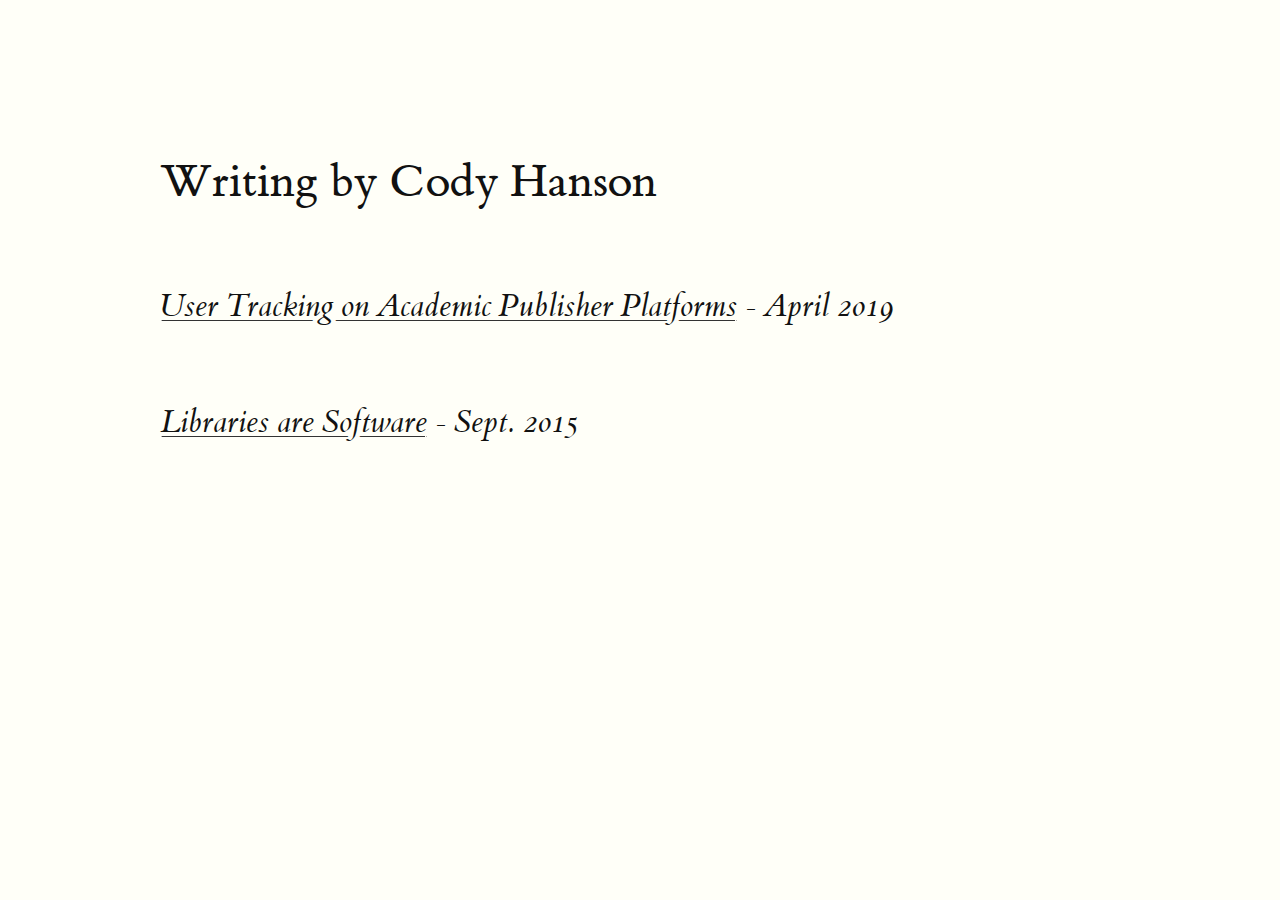
<file: writing/index.html>
<!DOCTYPE html>
<html lang="en">
    <head>
        <meta charset="utf-8"/>
        <title>Writing - Cody Hanson</title>
        <link rel="stylesheet" href="tufte.css"/>
        <link rel="stylesheet" href="latex.css"/>
        <meta name="viewport" content="width=device-width, initial-scale=1">
    </head>
    <body>
        <article>
            <section>
                <h1>Writing by Cody Hanson</h1>            
            </section>
            <section>
                <h2><a href="https://www.codyh.com/writing/tracking.html">User Tracking on Academic Publisher Platforms</a> - April 2019</h2>
            </section>
              <section>
                <h2><a href="https://www.codyh.com/writing/software.html">Libraries are Software</a> - Sept. 2015</h2>
            </section>
        </article>
    </body>
</html>
</file>
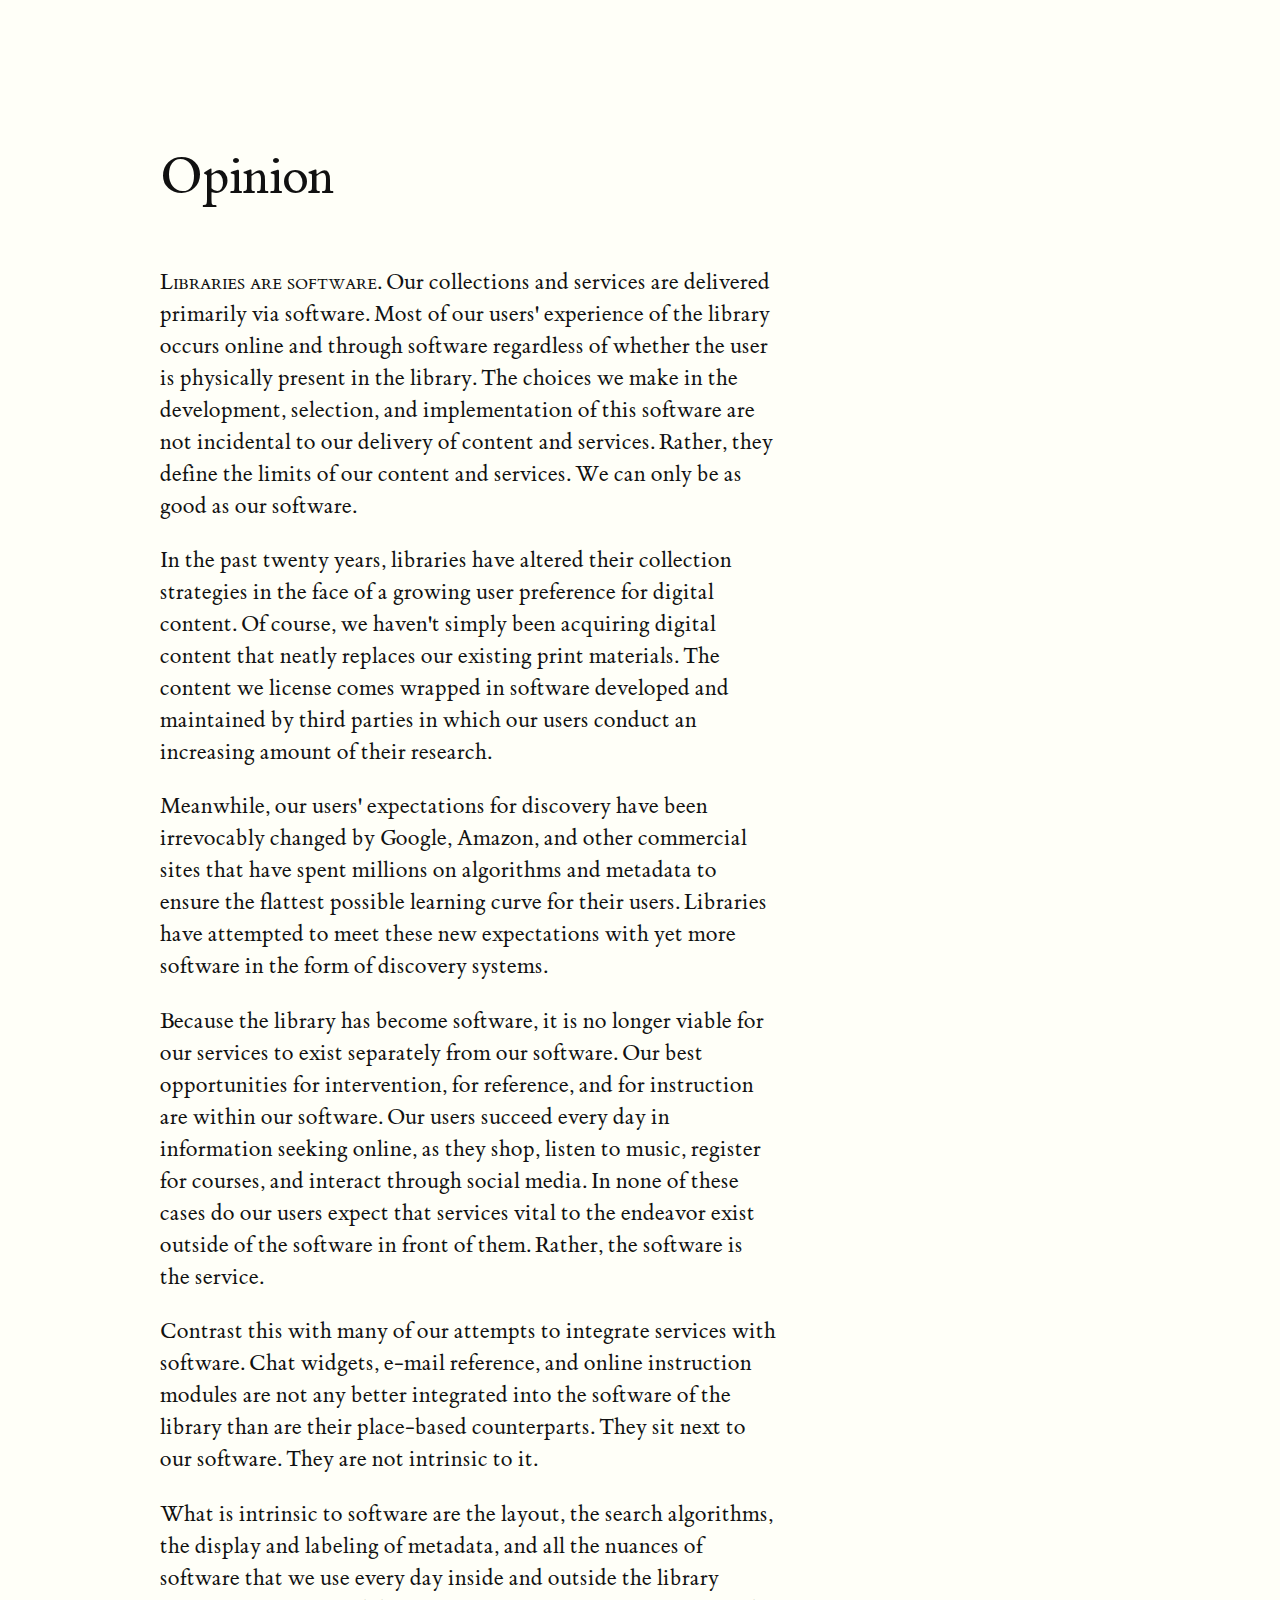
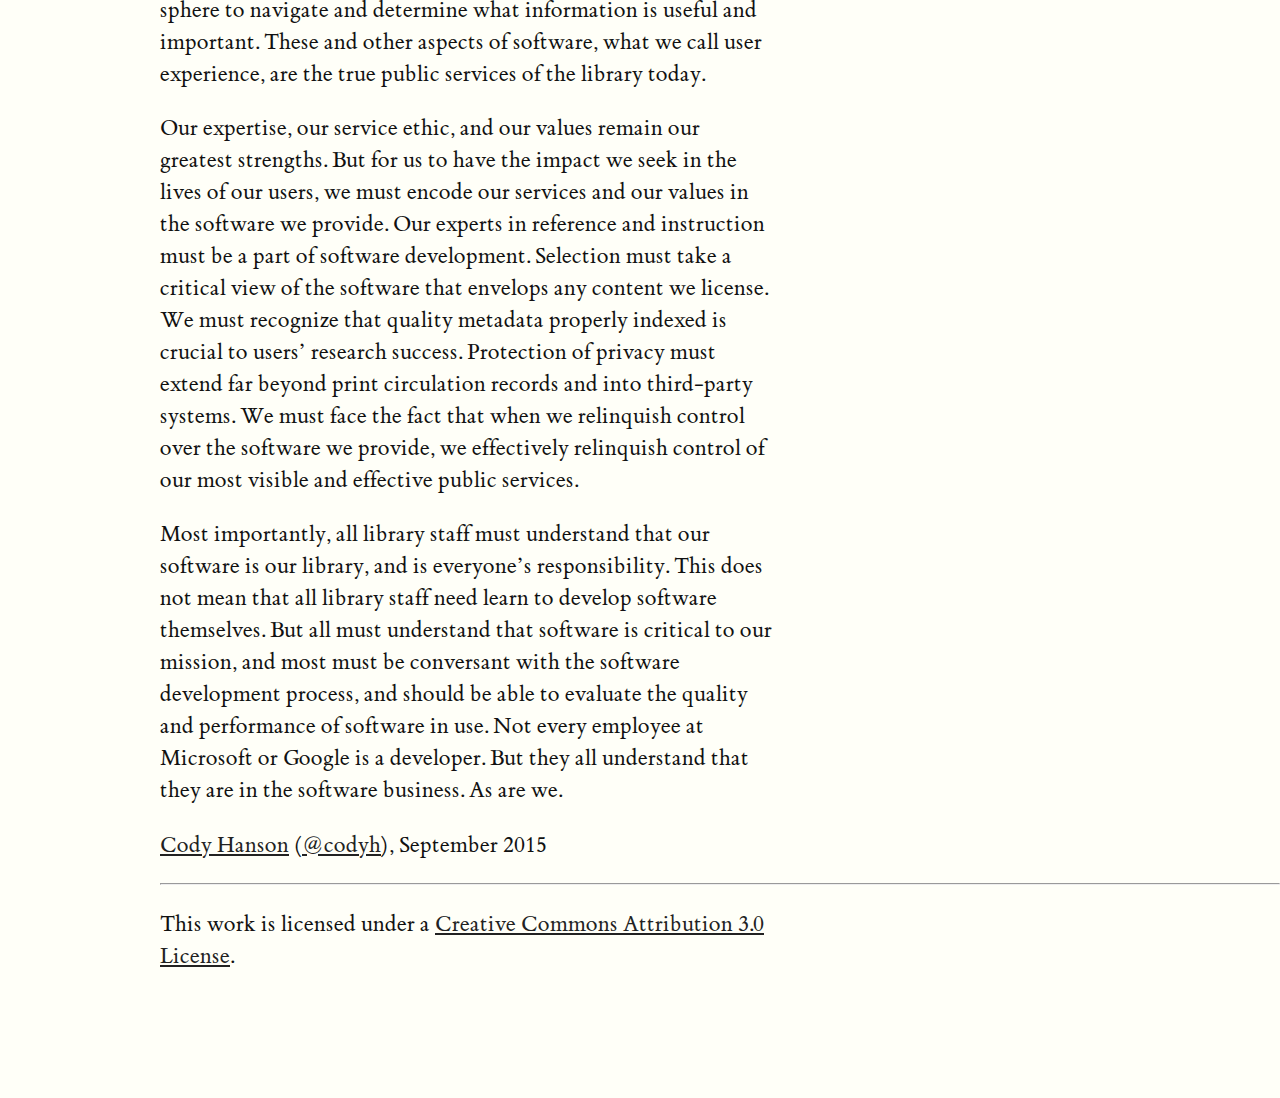
<file: writing/software.html>
<!DOCTYPE html><html><head>	<meta http-equiv="Content-Type" content="text/html; charset=utf-8"/>	<title>Opinion: Libraries are Software - Cody Hanson</title>	<link rel="stylesheet" href="css/tufte.css"/>    <link rel="stylesheet" href="css/latex.css"/>    <meta name="viewport" content="width=device-width, initial-scale=1"></head><body>	<article>		<h1>Opinion</h1>		<section>		<p><span class="newthought">Libraries are software.</span> Our collections and services are delivered primarily via software. Most of our users' experience of the library occurs online and through software regardless of whether the user is physically present in the library. The choices we make in the development, selection, and implementation of this software are not incidental to our delivery of content and services. Rather, they define the limits of our content and services. We can only be as good as our software.</p>		<p>In the past twenty years, libraries have altered their collection strategies in the face of a growing user preference for digital content. Of course, we haven't simply been acquiring digital content that neatly replaces our existing print materials. The content we license comes wrapped in software developed and maintained by third parties in which our users conduct an increasing amount of their research.</p>		<p>Meanwhile, our users' expectations for discovery have been irrevocably changed by Google, Amazon, and other commercial sites that have spent millions on algorithms and metadata to ensure the flattest possible learning curve for their users. Libraries have attempted to meet these new expectations with yet more software in the form of discovery systems.</p>		<p>Because the library has become software, it is no longer viable for our services to exist separately from our software. Our best opportunities for intervention, for reference, and for instruction are within our software. Our users succeed every day in information seeking online, as they shop, listen to music, register for courses, and interact through social media. In none of these cases do our users expect that services vital to the endeavor exist outside of the software in front of them. Rather, the software is the service.</p>		<p>Contrast this with many of our attempts to integrate services with software. Chat widgets, e-mail reference, and online instruction modules are not any better integrated into the software of the library than are their place-based counterparts. They sit next to our software. They are not intrinsic to it.</p>		<p>What is intrinsic to software are the layout, the search algorithms, the display and labeling of metadata, and all the nuances of software that we use every day inside and outside the library sphere to navigate and determine what information is useful and important. These and other aspects of software, what we call user experience, are the true public services of the library today.</p>		<p>Our expertise, our service ethic, and our values remain our greatest strengths. But for us to have the impact we seek in the lives of our users, we must encode our services and our values in the software we provide. Our experts in reference and instruction must be a part of software development. Selection must take a critical view of the software that envelops any content we license. We must recognize that quality metadata properly indexed is crucial to users’ research success. Protection of privacy must extend far beyond print circulation records and into third-party systems. We must face the fact that when we relinquish control over the software we provide, we effectively relinquish control of our most visible and effective public services.</p>		<p>Most importantly, all library staff must understand that our software is our library, and is everyone’s responsibility. This does not mean that all library staff need learn to develop software themselves. But all must understand that software is critical to our mission, and most must be conversant with the software development process, and should be able to evaluate the quality and performance of software in use. Not every employee at Microsoft or Google is a developer. But they all understand that they are in the software business. As are we.</p>		<p><a href="http://codyhanson.com">Cody Hanson</a> (<a href="https://twitter.com/codyh">@codyh</a>), September 2015</p>		<hr>		<p>This work is licensed under a <a href="http://creativecommons.org/licenses/by/3.0/">Creative Commons Attribution 3.0 License</a>.</p>	</div>	</section>	</article></body>	<script type="text/javascript">	  var _gaq = _gaq || [];	  _gaq.push(['_setAccount', 'UA-568527-5']);	  _gaq.push(['_trackPageview']);	  (function() {	    var ga = document.createElement('script'); ga.type = 'text/javascript'; ga.async = true;	    ga.src = ('https:' == document.location.protocol ? 'https://ssl' : 'http://www') + '.google-analytics.com/ga.js';	    var s = document.getElementsByTagName('script')[0]; s.parentNode.insertBefore(ga, s);	  })();	</script></html>
</file>
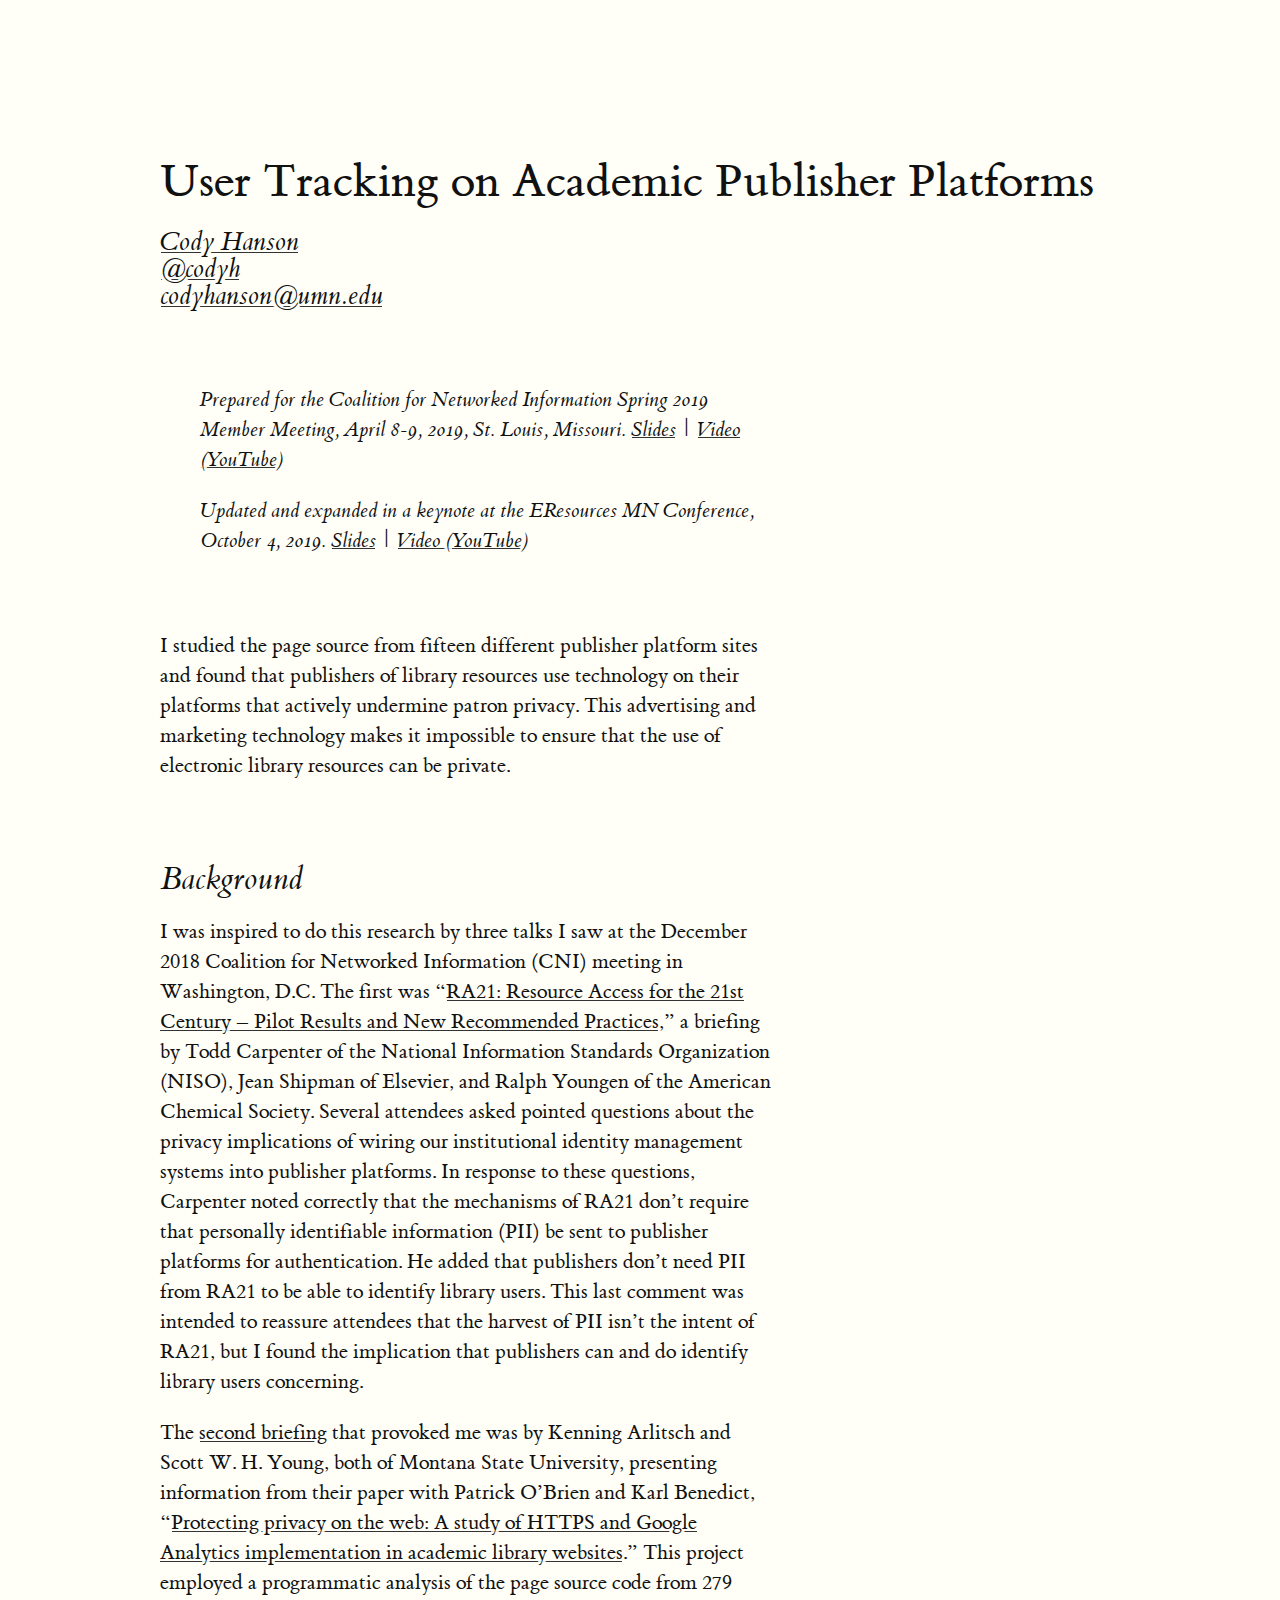
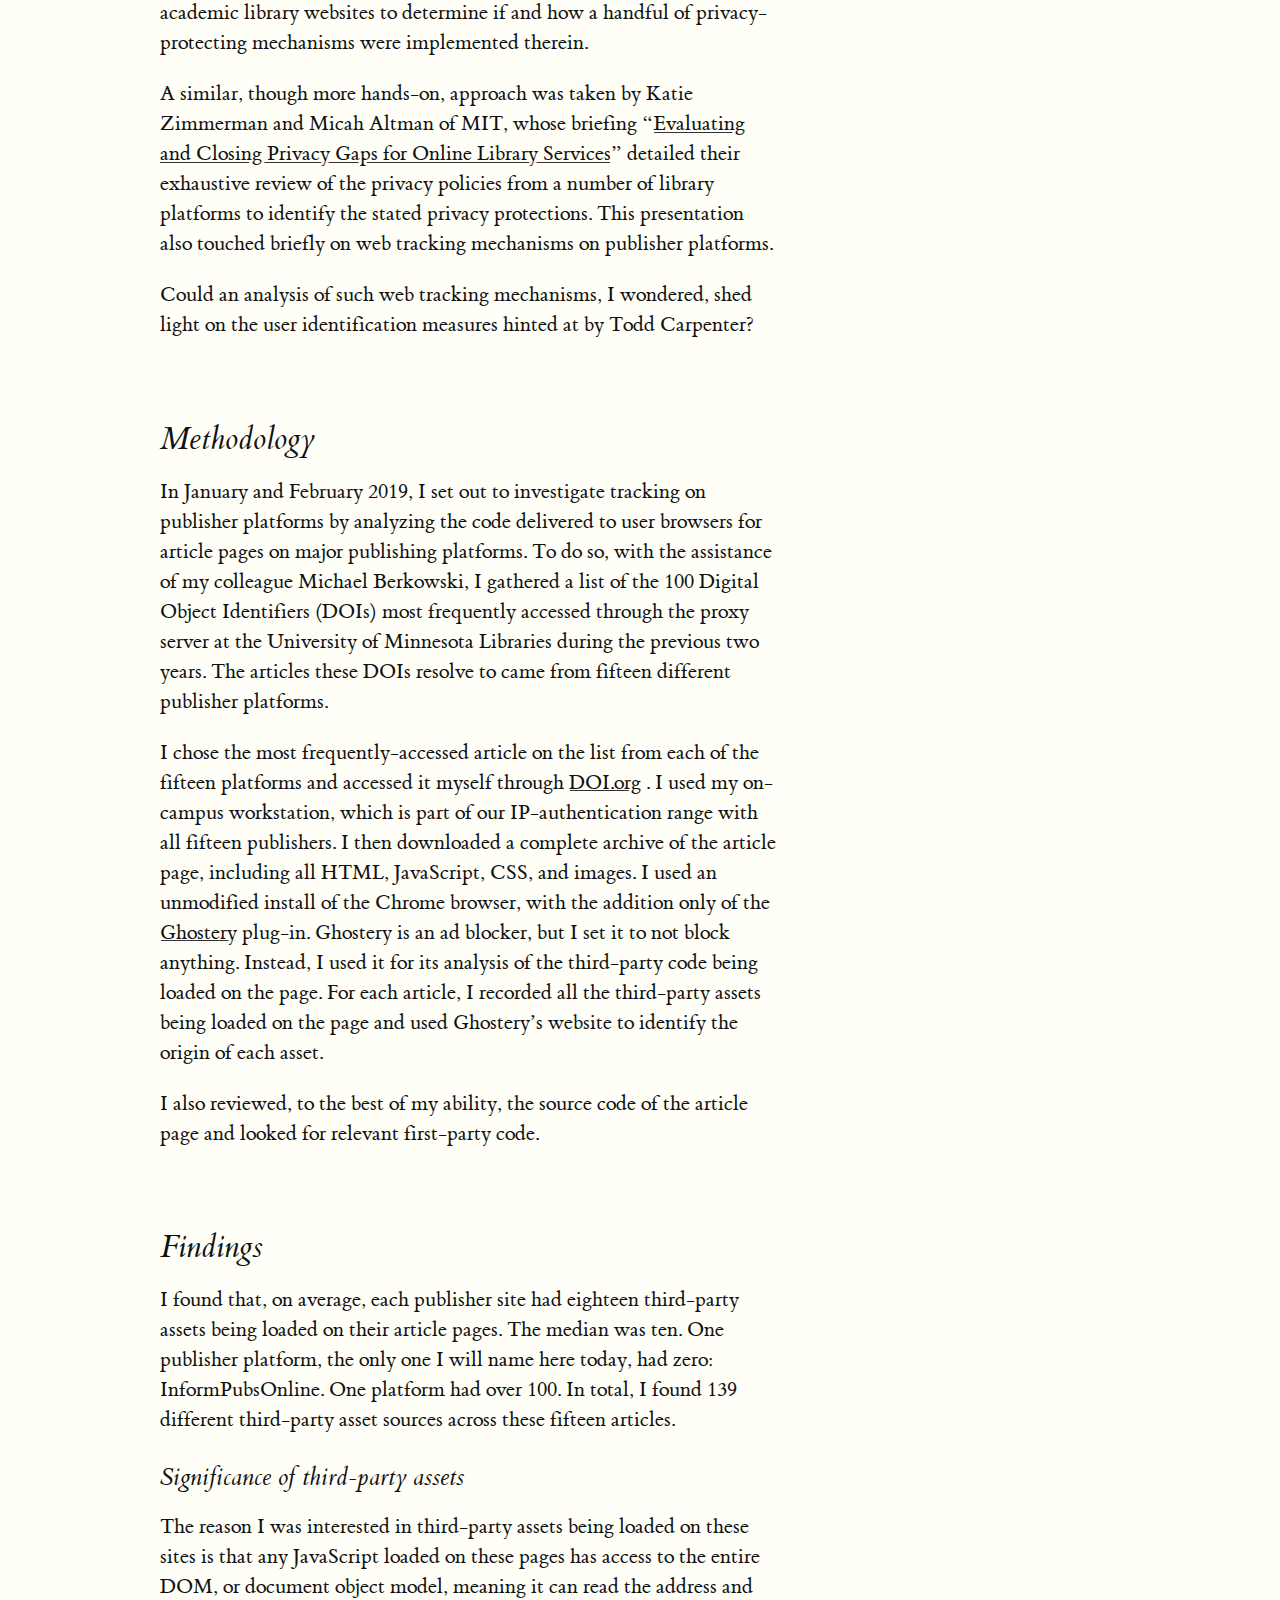
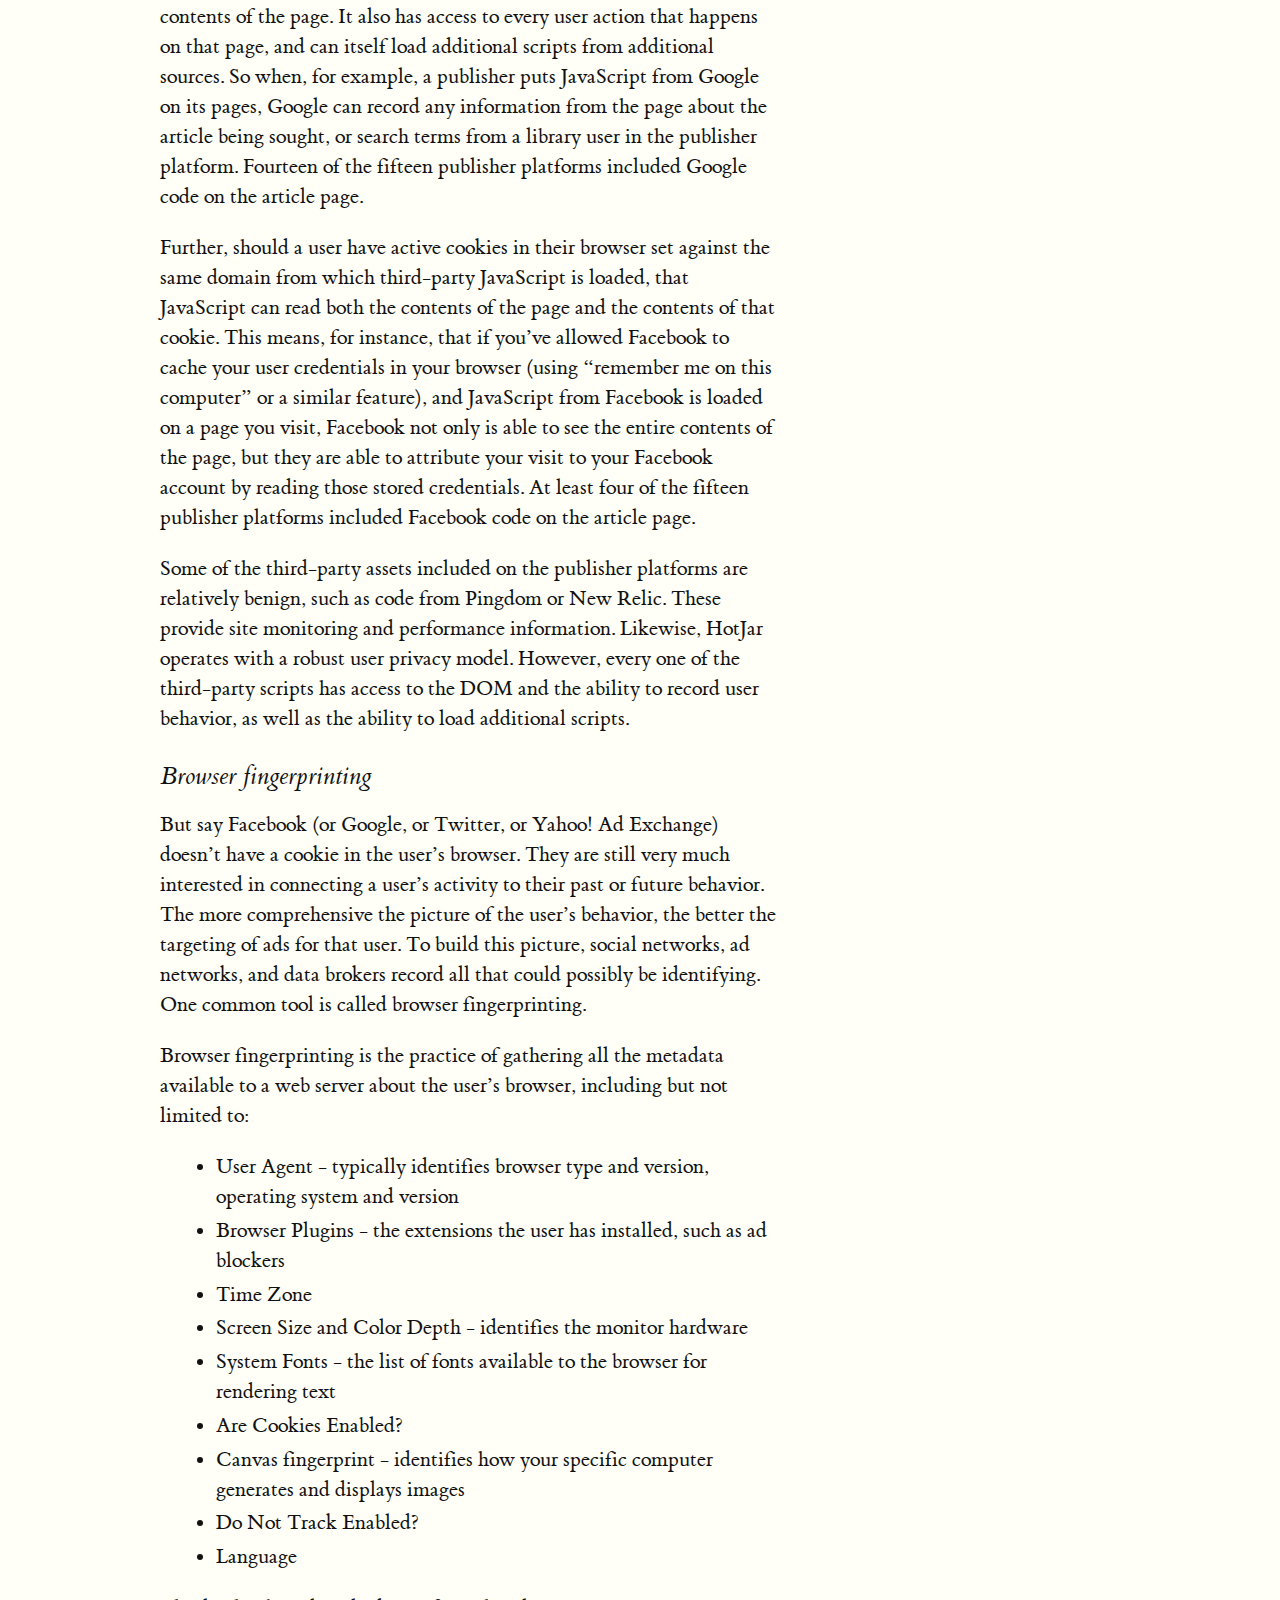
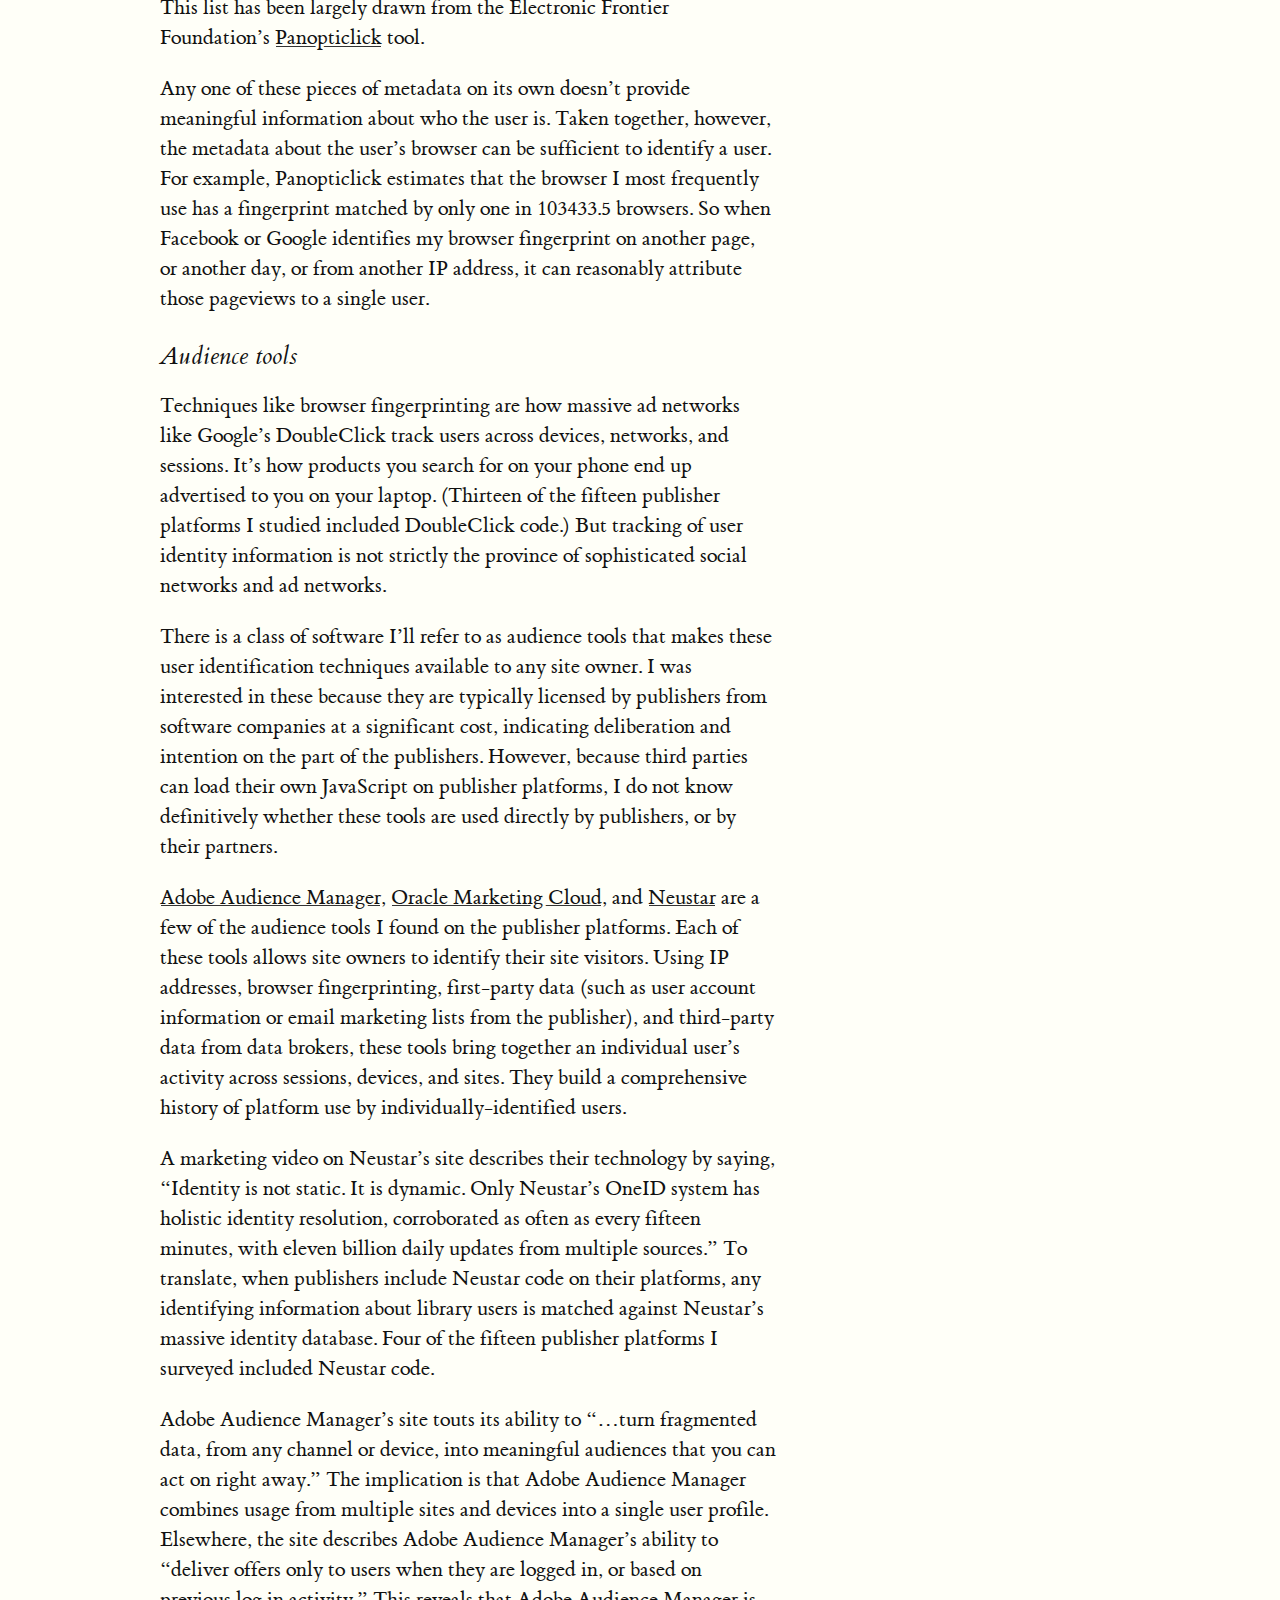
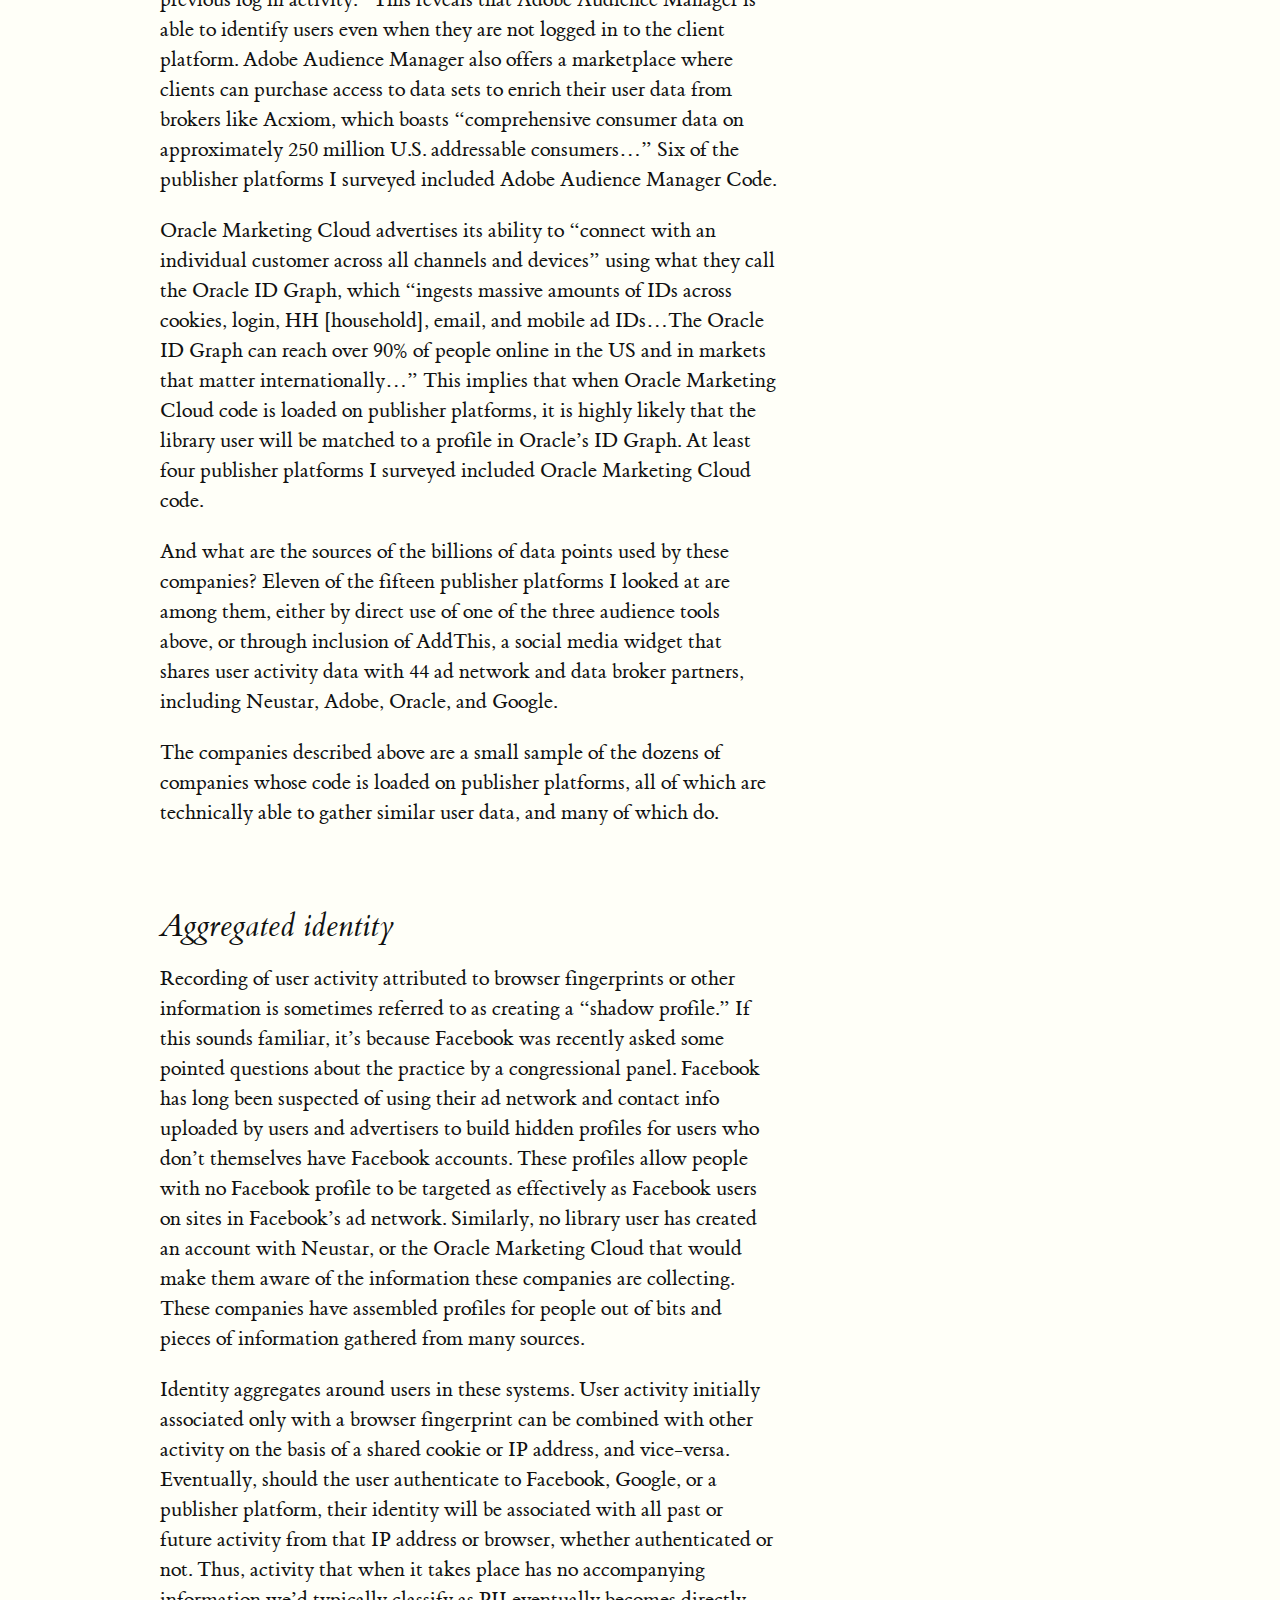
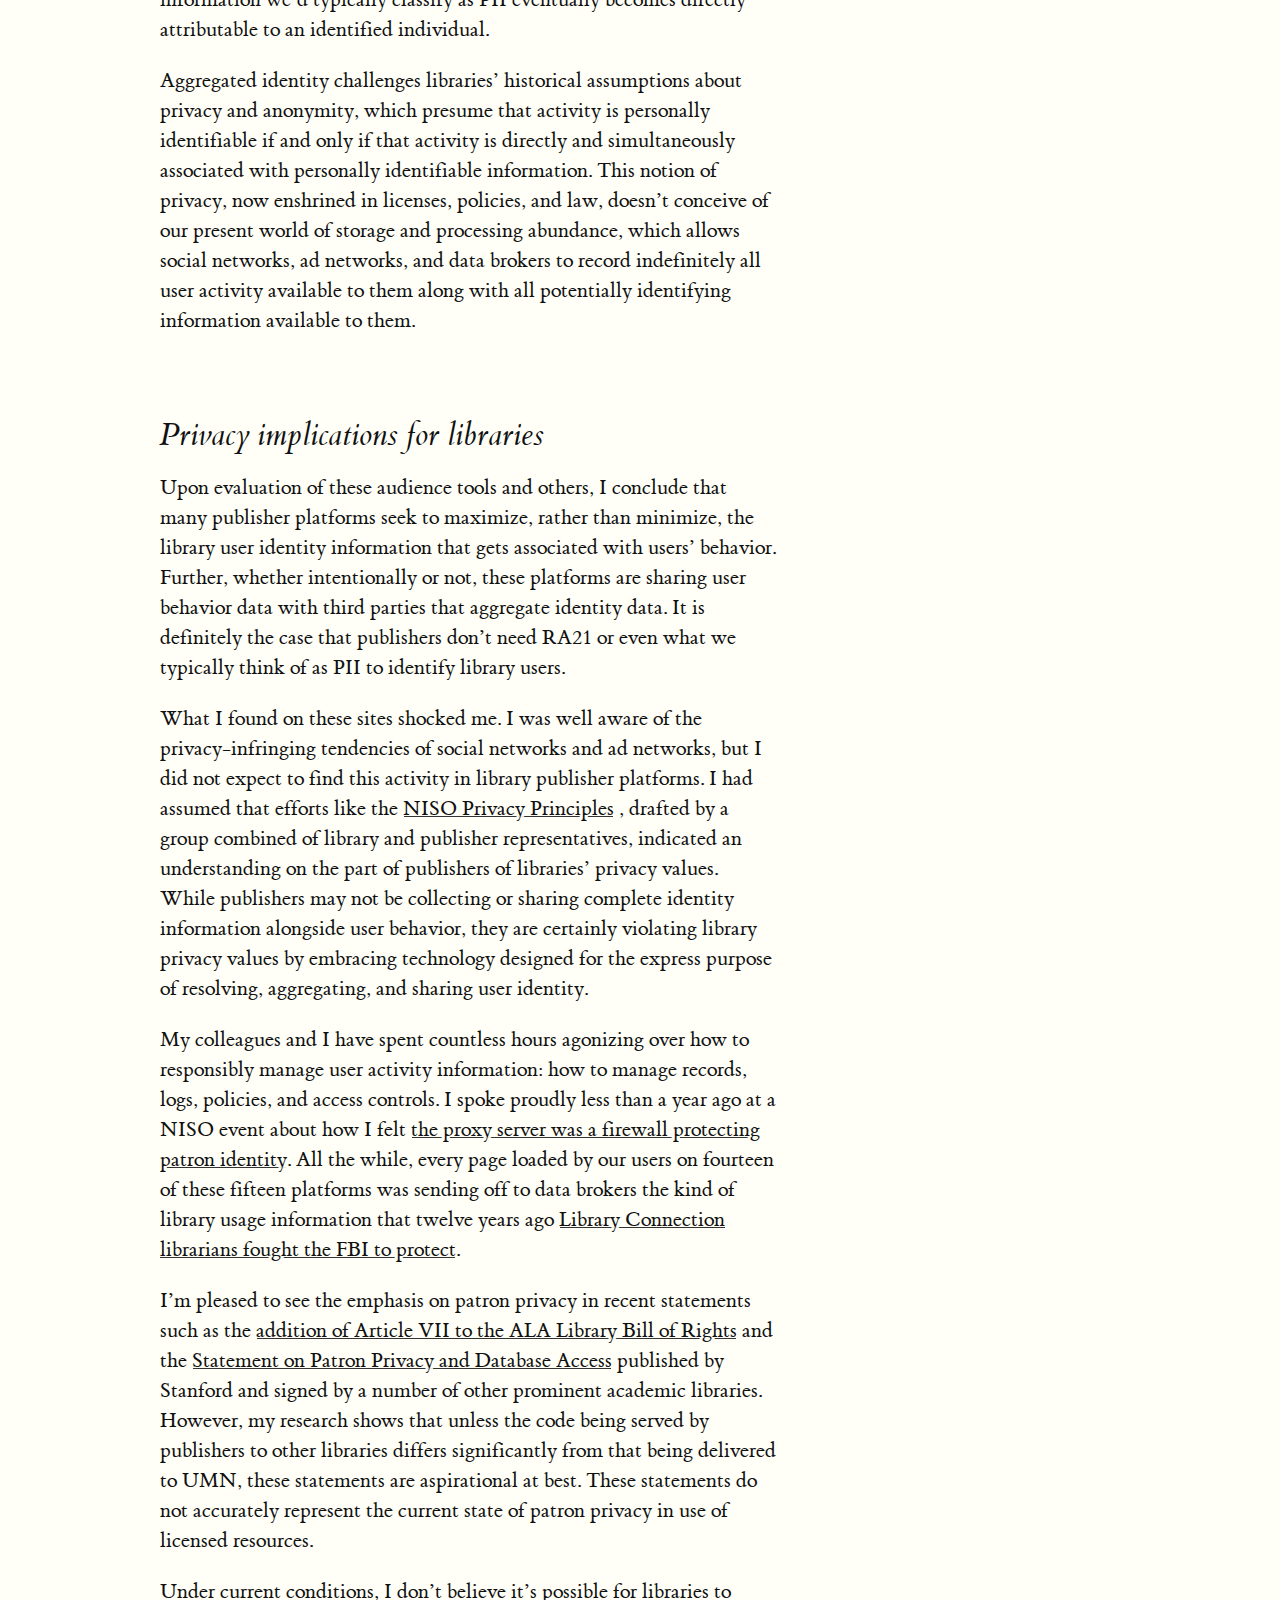
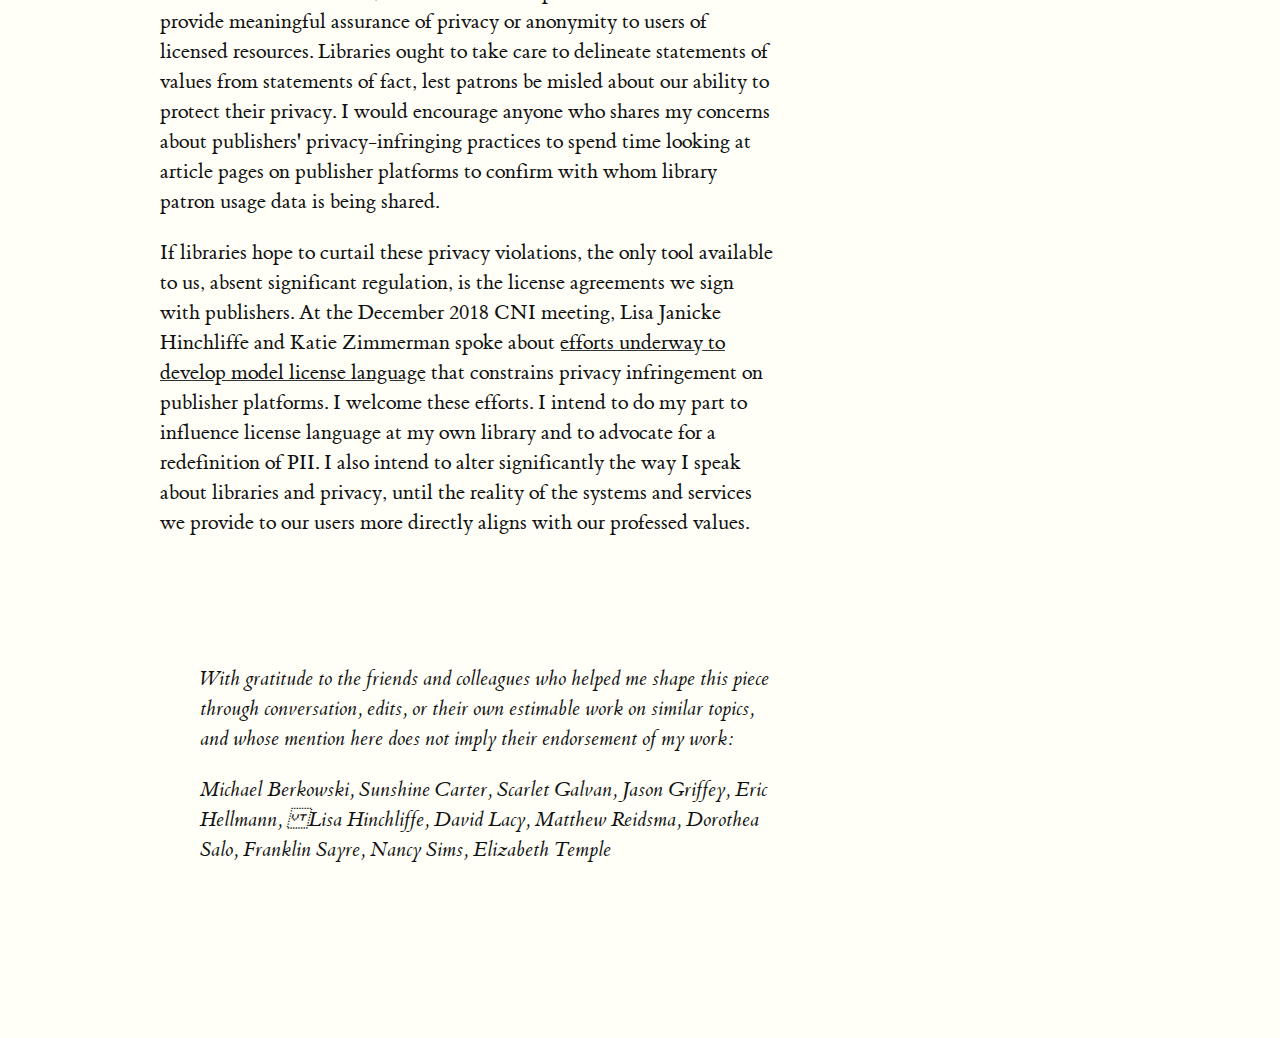
<file: writing/tracking.html>
<!DOCTYPE html>
<html lang="en">
    <head>
        <meta charset="utf-8"/>
        <title>User Tracking on Academic Publisher Platforms</title>
        <link rel="stylesheet" href="tufte.css"/>
        <link rel="stylesheet" href="latex.css"/>
        <meta name="viewport" content="width=device-width, initial-scale=1">
    </head>
    <body>
        <article>
            <section>
                <h1>User Tracking on Academic Publisher Platforms</h1>
            <p class="subtitle"><a href="https://www.codyh.com">Cody Hanson</a><br />
                    <a href="https://www.twitter.com/codyh">@codyh</a><br />
                    <a href="mailto:codyhanson@umn.edu">codyhanson@umn.edu</a>
            </p>
            <div class="epigraph">
                <blockquote>
                    <p>Prepared for the Coalition for Networked Information Spring 2019 Member Meeting, April 8-9, 2019, St. Louis, Missouri. <a href="https://www.codyh.com/files/HansonCNISpring19.pdf">Slides</a> | <a href="https://youtu.be/W0HxStRH0ec">Video (YouTube)</a></p>
                    <p>Updated and expanded in a keynote at the EResources MN Conference, October 4, 2019. <a href="https://www.codyh.com/files/codyhERMN2019.pdf">Slides</a> | <a href="https://youtu.be/uAzt-iJEkvU">Video (YouTube)</a></p>
                </blockquote>
            </div>                         
            
                <p>I studied the page source from fifteen different publisher platform sites and found that publishers of library resources use technology on their platforms that actively undermine patron privacy. This advertising and marketing technology makes it impossible to ensure that the use of electronic library resources can be private.</p>
            </section>
            <section>
                <h2>Background</h2>
                <p>I was inspired to do this research by three talks I saw at the December 2018 Coalition for Networked Information (CNI) meeting in Washington, D.C. The first was “<a href="https://www.cni.org/topics/ci/ra21-resource-access-for-the-21st-century-pilot-results-and-new-recommended-practices">RA21: Resource Access for the 21st Century – Pilot Results and New Recommended Practices</a>,” a briefing by Todd Carpenter of the National Information Standards Organization (NISO), Jean Shipman of Elsevier, and Ralph Youngen of the American Chemical Society. Several attendees asked pointed questions about the privacy implications of wiring our institutional identity management systems into publisher platforms. In response to these questions, Carpenter noted correctly that the mechanisms of RA21 don’t require that personally identifiable information (PII) be sent to publisher platforms for authentication. He added that publishers don’t need PII from RA21 to be able to identify library users. This last comment was intended to reassure attendees that the harvest of PII isn’t the intent of RA21, but I found the implication that publishers can and do identify library users concerning.</p>

                <p>The <a href="https://www.cni.org/topics/assessment/protecting-privacy-on-the-web-a-study-of-https-and-google-analytics-implementation-in-academic-library-websites">second briefing</a> that provoked me was by Kenning Arlitsch and Scott W. H. Young, both of Montana State University, presenting information from their paper with Patrick O’Brien and Karl Benedict, “<a href="https://doi.org/10.1108/OIR-02-2018-0056">Protecting privacy on the web: A study of HTTPS and Google Analytics implementation in academic library websites</a>.” This project employed a programmatic analysis of the page source code from 279 academic library websites to determine if and how a handful of privacy-protecting mechanisms were implemented therein.</p>
                <p>A similar, though more hands-on, approach was taken by Katie Zimmerman and Micah Altman of MIT, whose briefing “<a href="https://www.cni.org/topics/user-services/evaluating-and-closing-privacy-gaps-for-online-library-services">Evaluating and Closing Privacy Gaps for Online Library Services</a>” detailed their exhaustive review of the privacy policies from a number of library platforms to identify the stated privacy protections. This presentation also touched briefly on web tracking mechanisms on publisher platforms.</p>
                <p>Could an analysis of such web tracking mechanisms, I wondered, shed light on the user identification measures hinted at by Todd Carpenter?</p>
            </section>
            <section>
                <h2>Methodology</h2>
                <p>In January and February 2019, I set out to investigate tracking on publisher platforms by analyzing the code delivered to user browsers for article pages on major publishing platforms. To do so, with the assistance of my colleague Michael Berkowski, I gathered a list of the 100 Digital Object Identifiers (DOIs) most frequently accessed through the proxy server at the University of Minnesota Libraries during the previous two years. The articles these DOIs resolve to came from fifteen different publisher platforms.</p>

                <p>I chose the most frequently-accessed article on the list from each of the fifteen platforms and accessed it myself through <a href="http://DOI.org"> DOI.org</a> . I used my on-campus workstation, which is part of our IP-authentication range with all fifteen publishers. I then downloaded a complete archive of the article page, including all HTML, JavaScript, CSS, and images. I used an unmodified install of the Chrome browser, with the addition only of the  <a href="https://www.ghostery.com">Ghostery</a>  plug-in. Ghostery is an ad blocker, but I set it to not block anything. Instead, I used it for its analysis of the third-party code being loaded on the page. For each article, I recorded all the third-party assets being loaded on the page and used Ghostery’s website to identify the origin of each asset.</p>
                <p>I also reviewed, to the best of my ability, the source code of the article page and looked for relevant first-party code.</p>
            </section>
            <section>
                <h2>Findings</h2>
                <p>I found that, on average, each publisher site had eighteen third-party assets being loaded on their article pages. The median was ten. One publisher platform, the only one I will name here today, had zero: InformPubsOnline. One platform had over 100. In total, I found 139 different third-party asset sources across these fifteen articles.</p>
                <h3>Significance of third-party assets</h3>
                <p>The reason I was interested in third-party assets being loaded on these sites is that any JavaScript loaded on these pages has access to the entire DOM, or document object model, meaning it can read the address and contents of the page. It also has access to every user action that happens on that page, and can itself load additional scripts from additional sources. So when, for example, a publisher puts JavaScript from Google on its pages, Google can record any information from the page about the article being sought, or search terms from a library user in the publisher platform. Fourteen of the fifteen publisher platforms included Google code on the article page.</p>
                <p>Further, should a user have active cookies in their browser set against the same domain from which third-party JavaScript is loaded, that JavaScript can read both the contents of the page and the contents of that cookie. This means, for instance, that if you’ve allowed Facebook to cache your user credentials in your browser (using “remember me on this computer” or a similar feature), and JavaScript from Facebook is loaded on a page you visit, Facebook not only is able to see the entire contents of the page, but they are able to attribute your visit to your Facebook account by reading those stored credentials. At least four of the fifteen publisher platforms included Facebook code on the article page.</p>
                <p>Some of the third-party assets included on the publisher platforms are relatively benign, such as code from Pingdom or New Relic. These provide site monitoring and performance information. Likewise, HotJar operates with a robust user privacy model. However, every one of the third-party scripts has access to the DOM and the ability to record user behavior, as well as the ability to load additional scripts.</p>
                <h3>Browser fingerprinting</h3>
                <p>But say Facebook (or Google, or Twitter, or Yahoo! Ad Exchange) doesn’t have a cookie in the user’s browser. They are still very much interested in connecting a user’s activity to their past or future behavior. The more comprehensive the picture of the user’s behavior, the better the targeting of ads for that user. To build this picture, social networks, ad networks, and data brokers record all that could possibly be identifying. One common tool is called browser fingerprinting.</p>
                <p>Browser fingerprinting is the practice of gathering all the metadata available to a web server about the user’s browser, including but not limited to:</p>
                <ul><li>User Agent - typically identifies browser type and version, operating system and version</li>
                <li>Browser Plugins - the extensions the user has installed, such as ad blockers</li>
                <li>Time Zone</li>
                <li>Screen Size and Color Depth - identifies the monitor hardware</li>
                <li>System Fonts - the list of fonts available to the browser for rendering text</li>
                <li>Are Cookies Enabled?</li>
                <li>Canvas fingerprint - identifies how your specific computer generates and displays images</li>
                <li>Do Not Track Enabled?</li>
                <li>Language</li>
                </ul>
                <p>This list has been largely drawn from the Electronic Frontier Foundation’s <a href="https://panopticlick.eff.org">Panopticlick</a> tool.</p>
                <p>Any one of these pieces of metadata on its own doesn’t provide meaningful information about who the user is. Taken together, however, the metadata about the user’s browser can be sufficient to identify a user. For example, Panopticlick estimates that the browser I most frequently use has a fingerprint matched by only one in 103433.5 browsers. So when Facebook or Google identifies my browser fingerprint on another page, or another day, or from another IP address, it can reasonably attribute those pageviews to a single user.</p>
                <h3>Audience tools</h3>
                <p>Techniques like browser fingerprinting are how massive ad networks like Google’s DoubleClick track users across devices, networks, and sessions. It’s how products you search for on your phone end up advertised to you on your laptop. (Thirteen of the fifteen publisher platforms I studied included DoubleClick code.) But tracking of user identity information is not strictly the province of sophisticated social networks and ad networks.</p>
                <p>There is a class of software I’ll refer to as audience tools that makes these user identification techniques available to any site owner. I was interested in these because they are typically licensed by publishers from software companies at a significant cost, indicating deliberation and intention on the part of the publishers. However, because third parties can load their own JavaScript on publisher platforms, I do not know definitively whether these tools are used directly by publishers, or by their partners.</p>
                <p><a href="https://www.adobe.com/analytics/audience-manager.html">Adobe Audience Manager</a>, <a href="https://www.oracle.com/marketingcloud/">Oracle Marketing Cloud</a>, and <a href="https://www.home.neustar">Neustar</a> are a few of the audience tools I found on the publisher platforms. Each of these tools allows site owners to identify their site visitors. Using IP addresses, browser fingerprinting, first-party data (such as user account information or email marketing lists from the publisher), and third-party data from data brokers, these tools bring together an individual user’s activity across sessions, devices, and sites. They build a comprehensive history of platform use by individually-identified users. </p>
                <p>A marketing video on Neustar’s site describes their technology by saying, “Identity is not static. It is dynamic. Only Neustar’s OneID system has holistic identity resolution, corroborated as often as every fifteen minutes, with eleven billion daily updates from multiple sources.” To translate, when publishers include Neustar code on their platforms, any identifying information about library users is matched against Neustar’s massive identity database. Four of the fifteen publisher platforms I surveyed included Neustar code.</p>
                <p>Adobe Audience Manager’s site touts its ability to “…turn fragmented data, from any channel or device, into meaningful audiences that you can act on right away.” The implication is that Adobe Audience Manager combines usage from multiple sites and devices into a single user profile. Elsewhere, the site describes Adobe Audience Manager’s ability to “deliver offers only to users when they are logged in, or based on previous log in activity.” This reveals that Adobe Audience Manager is able to identify users even when they are not logged in to the client platform. Adobe Audience Manager also offers a marketplace where clients can purchase access to data sets to enrich their user data from brokers like Acxiom, which boasts “comprehensive consumer data on approximately 250 million U.S. addressable consumers…” Six of the publisher platforms I surveyed included Adobe Audience Manager Code.</p>
                <p>Oracle Marketing Cloud advertises its ability to “connect with an individual customer across all channels and devices” using what they call the Oracle ID Graph, which “ingests massive amounts of IDs across cookies, login, HH [household], email, and mobile ad IDs…The Oracle ID Graph can reach over 90% of people online in the US and in markets that matter internationally…” This implies that when Oracle Marketing Cloud code is loaded on publisher platforms, it is highly likely that the library user will be matched to a profile in Oracle’s ID Graph. At least four publisher platforms I surveyed included Oracle Marketing Cloud code.</p>
                <p>And what are the sources of the billions of data points used by these companies? Eleven of the fifteen publisher platforms I looked at are among them, either by direct use of one of the three audience tools above, or through inclusion of AddThis, a social media widget that shares user activity data with 44 ad network and data broker partners, including Neustar, Adobe, Oracle, and Google.</p>
                <p>The companies described above are a small sample of the dozens of companies whose code is loaded on publisher platforms, all of which are technically able to gather similar user data, and many of which do.</p>
            </section>
            <section>
                <h2>Aggregated identity</h2>
                <p>Recording of user activity attributed to browser fingerprints or other information is sometimes referred to as creating a “shadow profile.” If this sounds familiar, it’s because Facebook was recently asked some pointed questions about the practice by a congressional panel. Facebook has long been suspected of using their ad network and contact info uploaded by users and advertisers to build hidden profiles for users who don’t themselves have Facebook accounts. These profiles allow people with no Facebook profile to be targeted as effectively as Facebook users on sites in Facebook’s ad network. Similarly, no library user has created an account with Neustar, or the Oracle Marketing Cloud that would make them aware of the information these companies are collecting. These companies have assembled profiles for people out of bits and pieces of information gathered from many sources.</p>
                <p>Identity aggregates around users in these systems. User activity initially associated only with a browser fingerprint can be combined with other activity on the basis of a shared cookie or IP address, and vice-versa. Eventually, should the user authenticate to Facebook, Google, or a publisher platform, their identity will be associated with all past or future activity from that IP address or browser, whether authenticated or not. Thus, activity that when it takes place has no accompanying information we’d typically classify as PII eventually becomes directly attributable to an identified individual.</p>
                <p>Aggregated identity challenges libraries’ historical assumptions about privacy and anonymity, which presume that activity is personally identifiable if and only if that activity is directly and simultaneously associated with personally identifiable information. This notion of privacy, now enshrined in licenses, policies, and law, doesn’t conceive of our present world of storage and processing abundance, which allows social networks, ad networks, and data brokers to record indefinitely all user activity available to them along with all potentially identifying information available to them.</p>
            </section>
            <section>
                <h2>Privacy implications for libraries</h2>
                <p>Upon evaluation of these audience tools and others, I conclude that many publisher platforms seek to maximize, rather than minimize, the library user identity information that gets associated with users’ behavior. Further, whether intentionally or not, these platforms are sharing user behavior data with third parties that aggregate identity data. It is definitely the case that publishers don’t need RA21 or even what we typically think of as PII to identify library users.</p>
                <p>What I found on these sites shocked me. I was well aware of the privacy-infringing tendencies of social networks and ad networks, but I did not expect to find this activity in library publisher platforms. I had assumed that efforts like the  <a href="https://www.niso.org/publications/privacy-principles">NISO Privacy Principles</a> , drafted by a group combined of library and publisher representatives, indicated an understanding on the part of publishers of libraries’ privacy values. While publishers may not be collecting or sharing complete identity information alongside user behavior, they are certainly violating library privacy values by embracing technology designed for the express purpose of resolving, aggregating, and sharing user identity.</p>
                <p>My colleagues and I have spent countless hours agonizing over how to responsibly manage user activity information: how to manage records, logs, policies, and access controls. I spoke proudly less than a year ago at a NISO event about how I felt <a href="https://youtu.be/IfeZht9LShM?t=504">the proxy server was a firewall protecting patron identity</a>. All the while, every page loaded by our users on fourteen of these fifteen platforms was sending off to data brokers the kind of library usage information that twelve years ago  <a href="https://www.aclu.org/news/librarians-speak-out-first-time-after-being-gagged-patriot-act">Library Connection librarians fought the FBI to protect</a>.</p>
                <p>I’m pleased to see the emphasis on patron privacy in recent statements such as the  <a href="http://www.ala.org/news/press-releases/2019/02/new-library-bill-rights-provision-recognizes-and-defends-library-users">addition of Article VII to the ALA Library Bill of Rights</a> and the <a href="https://library.stanford.edu/using/special-policies/statement-patron-privacy-and-database-access">Statement on Patron Privacy and Database Access</a>  published by Stanford and signed by a number of other prominent academic libraries. However, my research shows that unless the code being served by publishers to other libraries differs significantly from that being delivered to UMN, these statements are aspirational at best. These statements do not accurately represent the current state of patron privacy in use of licensed resources. </p>
                <p>Under current conditions, I don’t believe it’s possible for libraries to provide meaningful assurance of privacy or anonymity to users of licensed resources. Libraries ought to take care to delineate statements of values from statements of fact, lest patrons be misled about our ability to protect their privacy. I would encourage anyone who shares my concerns about publishers' privacy-infringing practices to spend time looking at article pages on publisher platforms to confirm with whom library patron usage data is being shared.</p>
                <p>If libraries hope to curtail these privacy violations, the only tool available to us, absent significant regulation, is the license agreements we sign with publishers. At the December 2018 CNI meeting, Lisa Janicke Hinchliffe and Katie Zimmerman spoke about <a href="https://www.cni.org/topics/user-services/evaluating-and-closing-privacy-gaps-for-online-library-services">efforts underway to develop model license language</a> that constrains privacy infringement on publisher platforms. I welcome these efforts. I intend to do my part to influence license language at my own library and to advocate for a redefinition of PII. I also intend to alter significantly the way I speak about libraries and privacy, until the reality of the systems and services we provide to our users more directly aligns with our professed values.</p>
            </section>
            <section>
                <div class="epigraph">
                    <blockquote>
                        <p>With gratitude to the friends and colleagues who helped me shape this piece through conversation, edits, or their own estimable work on similar topics, and whose mention here does not imply their endorsement of my work:</p>
                        <p>Michael Berkowski, Sunshine Carter, Scarlet Galvan, Jason Griffey, Eric Hellmann, Lisa Hinchliffe, David Lacy, Matthew Reidsma, Dorothea Salo, Franklin Sayre, Nancy Sims, Elizabeth Temple</p>
                    </blockquote>
                </div>               
            </section>
        </article>
    </body>
</html>
</file>
<file: writing/tufte.css>
@charset "UTF-8";

/* Import ET Book styles
   adapted from https://github.com/edwardtufte/et-book/blob/gh-pages/et-book.css */

@font-face { font-family: "et-book";
             src: url("et-book/et-book-roman-line-figures/et-book-roman-line-figures.eot");
             src: url("et-book/et-book-roman-line-figures/et-book-roman-line-figures.eot?#iefix") format("embedded-opentype"), url("et-book/et-book-roman-line-figures/et-book-roman-line-figures.woff") format("woff"), url("et-book/et-book-roman-line-figures/et-book-roman-line-figures.ttf") format("truetype"), url("et-book/et-book-roman-line-figures/et-book-roman-line-figures.svg#etbookromanosf") format("svg");
             font-weight: normal;
             font-style: normal; }

@font-face { font-family: "et-book";
             src: url("et-book/et-book-display-italic-old-style-figures/et-book-display-italic-old-style-figures.eot");
             src: url("et-book/et-book-display-italic-old-style-figures/et-book-display-italic-old-style-figures.eot?#iefix") format("embedded-opentype"), url("et-book/et-book-display-italic-old-style-figures/et-book-display-italic-old-style-figures.woff") format("woff"), url("et-book/et-book-display-italic-old-style-figures/et-book-display-italic-old-style-figures.ttf") format("truetype"), url("et-book/et-book-display-italic-old-style-figures/et-book-display-italic-old-style-figures.svg#etbookromanosf") format("svg");
             font-weight: normal;
             font-style: italic; }

@font-face { font-family: "et-book";
             src: url("et-book/et-book-bold-line-figures/et-book-bold-line-figures.eot");
             src: url("et-book/et-book-bold-line-figures/et-book-bold-line-figures.eot?#iefix") format("embedded-opentype"), url("et-book/et-book-bold-line-figures/et-book-bold-line-figures.woff") format("woff"), url("et-book/et-book-bold-line-figures/et-book-bold-line-figures.ttf") format("truetype"), url("et-book/et-book-bold-line-figures/et-book-bold-line-figures.svg#etbookromanosf") format("svg");
             font-weight: bold;
             font-style: normal; }

@font-face { font-family: "et-book-roman-old-style";
             src: url("et-book/et-book-roman-old-style-figures/et-book-roman-old-style-figures.eot");
             src: url("et-book/et-book-roman-old-style-figures/et-book-roman-old-style-figures.eot?#iefix") format("embedded-opentype"), url("et-book/et-book-roman-old-style-figures/et-book-roman-old-style-figures.woff") format("woff"), url("et-book/et-book-roman-old-style-figures/et-book-roman-old-style-figures.ttf") format("truetype"), url("et-book/et-book-roman-old-style-figures/et-book-roman-old-style-figures.svg#etbookromanosf") format("svg");
             font-weight: normal;
             font-style: normal; }

/* Tufte CSS styles */
html { font-size: 15px; }

body { width: 87.5%;
       margin-left: auto;
       margin-right: auto;
       padding-left: 12.5%;
       font-family: et-book, Palatino, "Palatino Linotype", "Palatino LT STD", "Book Antiqua", Georgia, serif;
       background-color: #fffff8;
       color: #111;
       max-width: 1400px;
       counter-reset: sidenote-counter; }

h1 { font-weight: 400;
     margin-top: 4rem;
     margin-bottom: 1.5rem;
     font-size: 3.2rem;
     line-height: 1; }

h2 { font-style: italic;
     font-weight: 400;
     margin-top: 2.1rem;
     margin-bottom: 1.4rem;
     font-size: 2.2rem;
     line-height: 1; }

h3 { font-style: italic;
     font-weight: 400;
     font-size: 1.7rem;
     margin-top: 2rem;
     margin-bottom: 1.4rem;
     line-height: 1; }

hr { display: block;
     height: 1px;
     width: 55%;
     border: 0;
     border-top: 1px solid #ccc;
     margin: 1em 0;
     padding: 0; }

p.subtitle { font-style: italic;
             margin-top: 1rem;
             margin-bottom: 1rem;
             font-size: 1.8rem;
             display: block;
             line-height: 1; }

.numeral { font-family: et-book-roman-old-style; }

.danger { color: red; }

article { position: relative;
          padding: 5rem 0rem; }

section { padding-top: 1rem;
          padding-bottom: 1rem; }

p, ol, ul { font-size: 1.4rem;
            line-height: 2rem; }

p { margin-top: 1.4rem;
    margin-bottom: 1.4rem;
    padding-right: 0;
    vertical-align: baseline; }

/* Chapter Epigraphs */
div.epigraph { margin: 5em 0; }

div.epigraph > blockquote { margin-top: 3em;
                            margin-bottom: 3em; }

div.epigraph > blockquote, div.epigraph > blockquote > p { font-style: italic; }

div.epigraph > blockquote > footer { font-style: normal; }

div.epigraph > blockquote > footer > cite { font-style: italic; }
/* end chapter epigraphs styles */

blockquote { font-size: 1.4rem; }

blockquote p { width: 55%;
               margin-right: 40px; }

blockquote footer { width: 55%;
                    font-size: 1.1rem;
                    text-align: right; }

section > p, section > footer, section > table { width: 55%; }

/* 50 + 5 == 55, to be the same width as paragraph */
section > ol, section > ul { width: 50%;
                             -webkit-padding-start: 5%; }

li:not(:first-child) { margin-top: 0.25rem; }

figure { padding: 0;
         border: 0;
         font-size: 100%;
         font: inherit;
         vertical-align: baseline;
         max-width: 55%;
         -webkit-margin-start: 0;
         -webkit-margin-end: 0;
         margin: 0 0 3em 0; }

figcaption { float: right;
             clear: right;
             margin-top: 0;
             margin-bottom: 0;
             font-size: 1.1rem;
             line-height: 1.6;
             vertical-align: baseline;
             position: relative;
             max-width: 40%; }

figure.fullwidth figcaption { margin-right: 24%; }

/* Links: replicate underline that clears descenders */
a:link, a:visited { color: inherit; }

a:link { text-decoration: none;
         background: -webkit-linear-gradient(#fffff8, #fffff8), -webkit-linear-gradient(#fffff8, #fffff8), -webkit-linear-gradient(#333, #333);
         background: linear-gradient(#fffff8, #fffff8), linear-gradient(#fffff8, #fffff8), linear-gradient(#333, #333);
         -webkit-background-size: 0.05em 1px, 0.05em 1px, 1px 1px;
         -moz-background-size: 0.05em 1px, 0.05em 1px, 1px 1px;
         background-size: 0.05em 1px, 0.05em 1px, 1px 1px;
         background-repeat: no-repeat, no-repeat, repeat-x;
         text-shadow: 0.03em 0 #fffff8, -0.03em 0 #fffff8, 0 0.03em #fffff8, 0 -0.03em #fffff8, 0.06em 0 #fffff8, -0.06em 0 #fffff8, 0.09em 0 #fffff8, -0.09em 0 #fffff8, 0.12em 0 #fffff8, -0.12em 0 #fffff8, 0.15em 0 #fffff8, -0.15em 0 #fffff8;
         background-position: 0% 93%, 100% 93%, 0% 93%; }

@media screen and (-webkit-min-device-pixel-ratio: 0) { a:link { background-position-y: 87%, 87%, 87%; } }

a:link::selection { text-shadow: 0.03em 0 #b4d5fe, -0.03em 0 #b4d5fe, 0 0.03em #b4d5fe, 0 -0.03em #b4d5fe, 0.06em 0 #b4d5fe, -0.06em 0 #b4d5fe, 0.09em 0 #b4d5fe, -0.09em 0 #b4d5fe, 0.12em 0 #b4d5fe, -0.12em 0 #b4d5fe, 0.15em 0 #b4d5fe, -0.15em 0 #b4d5fe;
                    background: #b4d5fe; }

a:link::-moz-selection { text-shadow: 0.03em 0 #b4d5fe, -0.03em 0 #b4d5fe, 0 0.03em #b4d5fe, 0 -0.03em #b4d5fe, 0.06em 0 #b4d5fe, -0.06em 0 #b4d5fe, 0.09em 0 #b4d5fe, -0.09em 0 #b4d5fe, 0.12em 0 #b4d5fe, -0.12em 0 #b4d5fe, 0.15em 0 #b4d5fe, -0.15em 0 #b4d5fe;
                         background: #b4d5fe; }

/* Sidenotes, margin notes, figures, captions */
img { max-width: 100%; }

.sidenote, .marginnote { float: right;
                         clear: right;
                         margin-right: -60%;
                         width: 50%;
                         margin-top: 0;
                         margin-bottom: 0;
                         font-size: 1.1rem;
                         line-height: 1.3;
                         vertical-align: baseline;
                         position: relative; }

.sidenote-number { counter-increment: sidenote-counter; }

.sidenote-number:after, .sidenote:before { font-family: et-book-roman-old-style;
                                           position: relative;
                                           vertical-align: baseline; }

.sidenote-number:after { content: counter(sidenote-counter);
                         font-size: 1rem;
                         top: -0.5rem;
                         left: 0.1rem; }

.sidenote:before { content: counter(sidenote-counter) " ";
                   font-size: 1rem;
                   top: -0.5rem; }

blockquote .sidenote, blockquote .marginnote { margin-right: -82%;
                                               min-width: 59%;
                                               text-align: left; }

div.fullwidth, table.fullwidth { width: 100%; }

div.table-wrapper { overflow-x: auto;
                    font-family: "Trebuchet MS", "Gill Sans", "Gill Sans MT", sans-serif; }

.sans { font-family: "Gill Sans", "Gill Sans MT", Calibri, sans-serif;
        letter-spacing: .03em; }

code { font-family: Consolas, "Liberation Mono", Menlo, Courier, monospace;
       font-size: 1.0rem;
       line-height: 1.42; }

.sans > code { font-size: 1.2rem; }

h1 > code, h2 > code, h3 > code { font-size: 0.80em; }

.marginnote > code, .sidenote > code { font-size: 1rem; }

pre.code { font-size: 0.9rem;
           width: 52.5%;
           margin-left: 2.5%;
           overflow-x: auto; }

pre.code.fullwidth { width: 90%; }

.fullwidth { max-width: 90%;
             clear:both; }

span.newthought { font-variant: small-caps;
                  font-size: 1.2em; }

input.margin-toggle { display: none; }

label.sidenote-number { display: inline; }

label.margin-toggle:not(.sidenote-number) { display: none; }

.iframe-wrapper { position: relative;
                  padding-bottom: 56.25%; /* 16:9 */
                  padding-top: 25px;
                  height: 0; }

.iframe-wrapper iframe { position: absolute;
                         top: 0;
                         left: 0;
                         width: 100%;
                         height: 100%; }

@media (max-width: 760px) { body { width: 84%;
                                   padding-left: 8%;
                                   padding-right: 8%; }
                            hr, section > p, section > footer, section > table { width: 100%; }
                            pre.code { width: 97%; }
                            section > ol { width: 90%; }
                            section > ul { width: 90%; }
                            figure { max-width: 90%; }
                            figcaption, figure.fullwidth figcaption { margin-right: 0%;
                                                                      max-width: none; }
                            blockquote { margin-left: 1.5em;
                                         margin-right: 0em; }
                            blockquote p, blockquote footer { width: 100%; }
                            label.margin-toggle:not(.sidenote-number) { display: inline; }
                            .sidenote, .marginnote { display: none; }
                            .margin-toggle:checked + .sidenote,
                            .margin-toggle:checked + .marginnote { display: block;
                                                                   float: left;
                                                                   left: 1rem;
                                                                   clear: both;
                                                                   width: 95%;
                                                                   margin: 1rem 2.5%;
                                                                   vertical-align: baseline;
                                                                   position: relative; }
                            label { cursor: pointer; }
                            div.table-wrapper, table { width: 85%; }
                            img { width: 100%; } }
</file>
<file: writing/latex.css>
.latex-sub, .latex-sup { text-transform: uppercase;
                         font-size: smaller;
                         position: relative; }

.latex-sub { top: 0.2rem;
             margin-left: -0.1667rem;
             margin-right: -0.125rem; }

.latex-sup { top: -0.2rem;
             margin-left: -0.36rem;
             margin-right: -0.15rem;
             text-shadow: none; }

.latex::selection, .latex span:not(.latex-sup)::selection { text-shadow: 0.03em 0 #b4d5fe, -0.03em 0 #b4d5fe, 0 0.03em #b4d5fe, 0 -0.03em #b4d5fe, 0.06em 0 #b4d5fe, -0.06em 0 #b4d5fe, 0.09em 0 #b4d5fe, -0.09em 0 #b4d5fe, 0.12em 0 #b4d5fe, -0.12em 0 #b4d5fe, 0.15em 0 #b4d5fe, -0.15em 0 #b4d5fe;
                    background: #b4d5fe; }

.latex::-moz-selection, .latex span:not(.latex-sup)::-moz-selection { text-shadow: 0.03em 0 #b4d5fe, -0.03em 0 #b4d5fe, 0 0.03em #b4d5fe, 0 -0.03em #b4d5fe, 0.06em 0 #b4d5fe, -0.06em 0 #b4d5fe, 0.09em 0 #b4d5fe, -0.09em 0 #b4d5fe, 0.12em 0 #b4d5fe, -0.12em 0 #b4d5fe, 0.15em 0 #b4d5fe, -0.15em 0 #b4d5fe;
                         background: #b4d5fe; }
</file>
<file: writing/css/tufte.css>
@font-face { font-family: ETBembo;
             src: url("ETBembo-RomanLF.ttf"); }
@font-face { font-family: ETBembo;
             src: url("ETBembo-DisplayItalic.ttf");
             font-weight: normal;
             font-style: italic; }

html { font-size: 11px; }

@media screen and (min-width: 800px)  { html{ font-size: 12px; }}
@media screen and (min-width: 900px)  { html{ font-size: 13px; }}
@media screen and (min-width: 1000px) { html{ font-size: 14px; }}
@media screen and (min-width: 1100px) { html{ font-size: 15px; }}
@media screen and (min-width: 1200px) { html{ font-size: 16px; }}
@media screen and (min-width: 1300px) { html{ font-size: 17px; }}

body { width: 87.5%;
       margin-left: auto;
       margin-right: auto;
       padding-left: 12.5%;
       font-family: ETBembo, Palatino, "Palatino Linotype", "Palatino LT STD", "Book Antiqua", Georgia, serif;
       background-color: #fffff8;
       color: #111;
       max-width: 1400px; }

h1 { font-weight: 400;
     margin-top: 4rem;
     margin-bottom: 1.5rem;
     font-size: 3.2rem;
     line-height: 1; }

h2 { font-style: italic;
     font-weight: 400;
     margin-top: 2.1rem;
     margin-bottom: 0;
     font-size: 2.2rem;
     line-height: 1; }

h3 { font-style: italic;
     font-weight: 400;
     font-size: 1.7rem;
     margin-top: 2rem;
     margin-bottom: 0;
     line-height: 1; }

subtitle { font-style: italic;
           margin-top: 1rem;
           margin-bottom: 1rem;
           font-size: 1.8rem;
           display: block;
           line-height: 1; }

table { width: 53%;
        text-align: right;
        font-size: 1.4rem;
        line-height: 1.4;
        margin-top: 1.4rem;
        margin-bottom: 1.4rem;
        margin-left: 1%;
        margin-right: 1%;
        border-top: 2px solid #333333;
        border-bottom: 2px solid #333333;
        border-collapse: separate;
        border-spacing: 0 5px;
        -webkit-font-feature-settings: 'tnum'; /* This is technically redundant */
        -moz-font-feature-settings: 'tnum';
        -ms-font-feature-settings: 'tnum'; }

thead th { border-bottom: 1px solid #333333;
           font-weight: 400;
           border-collapse: separate;
           border-spacing: 5px 5px;}

article { position: relative;
          padding: 5rem 0rem; }

section { padding-top: 1rem;
          padding-bottom: 1rem; }

p { font-size: 1.4rem;
    line-height: 2rem;
    margin-top: 1.4rem;
    margin-bottom: 1.4rem;
    padding-right: 0;
    vertical-align: baseline; }

blockquote p { font-size: 1.1rem;
               width: 50%; }

blockquote footer { width: 50%;
                    text-align: right; }

a { color: #222; }

img { max-width: 100%; }

sup, sub { vertical-align: baseline;
           position: relative;
           top: -0.4rem; }

sub { top: 0.4rem; }

sup.sidenote-number { font-size: 0.9rem;
                      color: #f00000; }

p, footer, pre.code { width: 55%; }

@media screen and (max-width: 600px) { p, footer, pre.code { width: 65%; }
                                       blockquote p, blockquote footer { width: 60%; }}
@media screen and (max-width: 400px) { p, footer, pre.code { width: 90%; }
                                       blockquote p, blockquote footer { width: 90%; }}

.sans { font-family: "Gill Sans", "Gill Sans MT", Calibri, sans-serif; }

.code { font-family: Consolas, "Liberation Mono", Menlo, Courier, monospace;
        color: #222;
        font-size: 1rem;
        line-height: 1.6; }

pre.code { padding: 0 0 0 2em; }

.fullwidth { max-width: 95%; } 

.sidenote, .marginnote { float: right;
                         clear: right;
                         margin-right: -60%;
                         width: 50%;
                         margin-top: 0;
                         margin-bottom: 0;
                         font-size: 1.0rem;
                         line-height: 1.96;
                         vertical-align: baseline;
                         position: relative; }

@media screen and (max-width: 600px) { .sidenote, .marginnote { width: 25%;
                                                                margin-right: -35%; }}
@media screen and (max-width: 400px) { .sidenote, .marginnote { display: none; }}

a.url { text-decoration: none;
        word-break: break-all;
        font-family: "Lucida Console", "Lucida Sans Typewriter", Monaco, "Bitstream Vera Sans Mono", monospace; }

span.newthought { font-variant: small-caps; }
</file>
<file: writing/css/latex.css>
.latex sub, .latex sup { text-transform: uppercase; }

.latex sub { vertical-align: 0.2rem;
             margin-left: -0.1667rem;
             margin-right: -0.125rem; }

.latex sup { vertical-align: -0.2rem;
             margin-left: -0.36rem;
             margin-right: -0.15rem; }

@media print { *, *:before, *:after { background: transparent !important;
                                      /* Black prints faster: http://www.sanbeiji.com/archives/953 */
                                      color: #000 !important; 
                                      box-shadow: none !important;
                                      text-shadow: none !important; }

               thead { display: table-header-group; }

               tr, img { page-break-inside: avoid; }

               img { max-width: 100% !important; }               

               p, h2, h3 { orphans: 3;
                           widows: 3; }

               h2, h3 { page-break-after: avoid; }}
</file>
